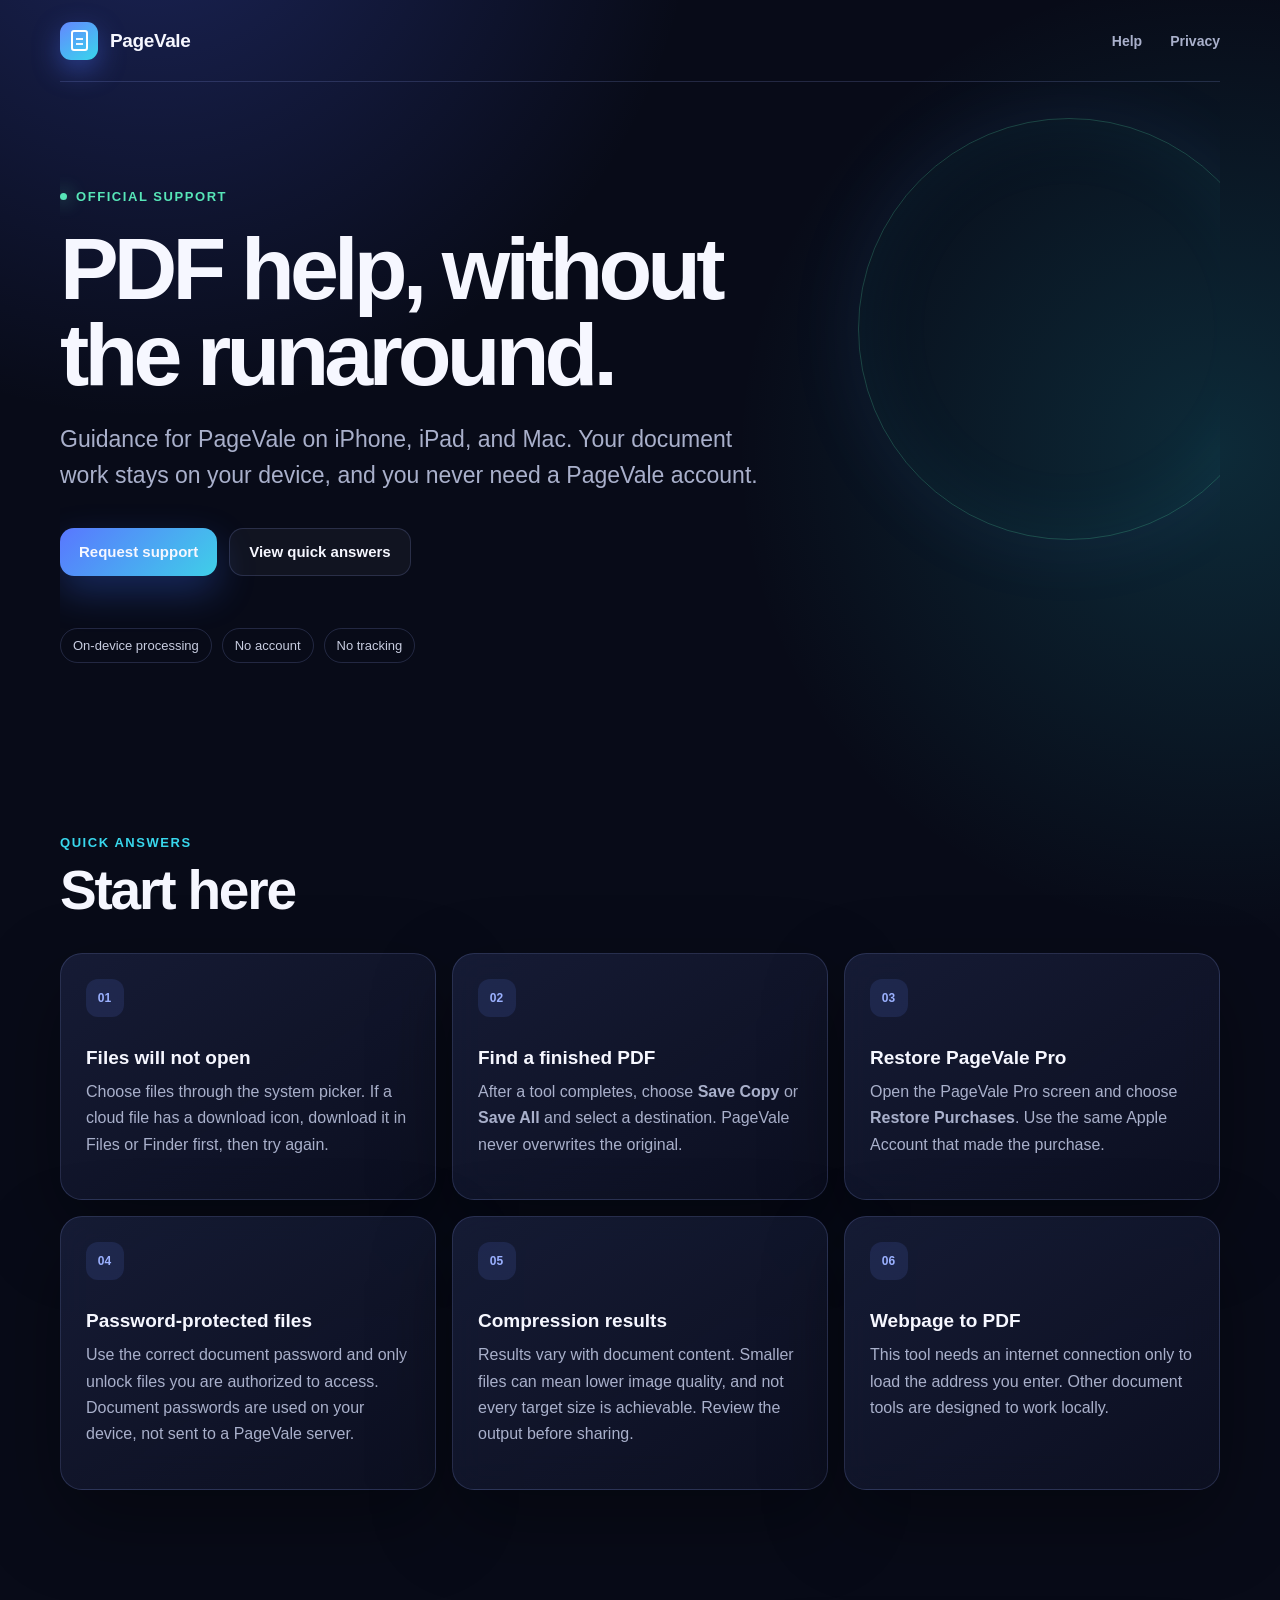
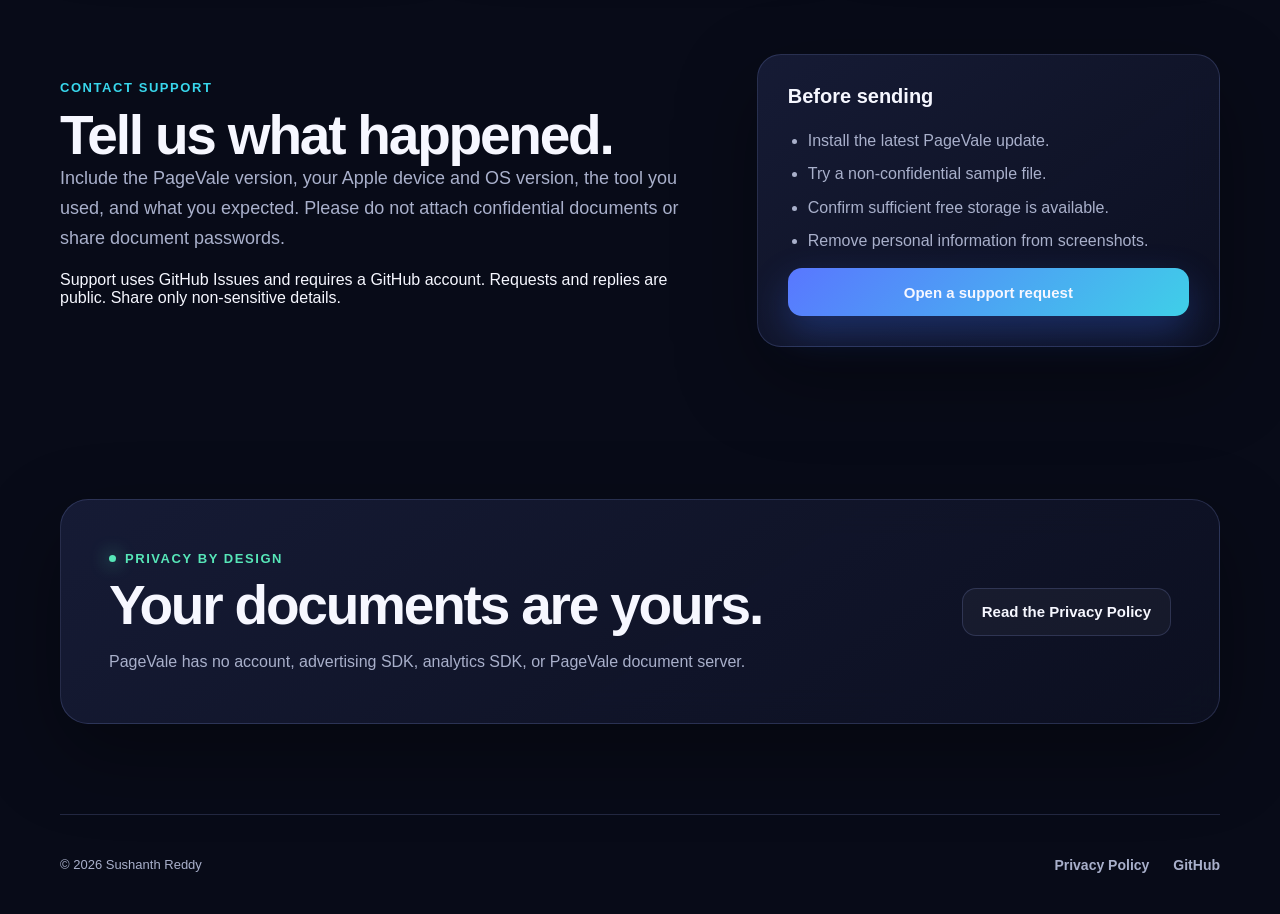
<file: index.html>
<!doctype html>
<html lang="en">
<head>
  <meta charset="utf-8">
  <meta name="viewport" content="width=device-width, initial-scale=1">
  <meta name="description" content="Official support for PageVale, the private PDF toolkit for iPhone, iPad, and Mac.">
  <meta name="theme-color" content="#080b18">
  <title>PageVale Support</title>
  <link rel="stylesheet" href="styles.css">
</head>
<body>
  <a class="skip-link" href="#main">Skip to content</a>
  <header class="site-header">
    <a class="brand" href="./" aria-label="PageVale support home">
      <span class="brand-mark" aria-hidden="true"><span></span></span>
      <span>PageVale</span>
    </a>
    <nav aria-label="Support navigation">
      <a href="#help">Help</a>
      <a href="privacy.html">Privacy</a>
    </nav>
  </header>

  <main id="main">
    <section class="hero">
      <div class="eyebrow"><span></span> Official support</div>
      <h1>PDF help, without the runaround.</h1>
      <p>Guidance for PageVale on iPhone, iPad, and Mac. Your document work stays on your device, and you never need a PageVale account.</p>
      <div class="hero-actions">
        <a class="button primary" href="https://github.com/sushanth21042004/pagevale-support/issues/new">Request support</a>
        <a class="button secondary" href="#quick-answers">View quick answers</a>
      </div>
      <div class="trust-row" aria-label="PageVale principles">
        <span>On-device processing</span>
        <span>No account</span>
        <span>No tracking</span>
      </div>
    </section>

    <section class="section" id="quick-answers">
      <div class="section-heading">
        <span>Quick answers</span>
        <h2>Start here</h2>
      </div>
      <div class="card-grid">
        <article class="card">
          <div class="card-icon">01</div>
          <h3>Files will not open</h3>
          <p>Choose files through the system picker. If a cloud file has a download icon, download it in Files or Finder first, then try again.</p>
        </article>
        <article class="card">
          <div class="card-icon">02</div>
          <h3>Find a finished PDF</h3>
          <p>After a tool completes, choose <strong>Save Copy</strong> or <strong>Save All</strong> and select a destination. PageVale never overwrites the original.</p>
        </article>
        <article class="card">
          <div class="card-icon">03</div>
          <h3>Restore PageVale Pro</h3>
          <p>Open the PageVale Pro screen and choose <strong>Restore Purchases</strong>. Use the same Apple Account that made the purchase.</p>
        </article>
        <article class="card">
          <div class="card-icon">04</div>
          <h3>Password-protected files</h3>
          <p>Use the correct document password and only unlock files you are authorized to access. Document passwords are used on your device, not sent to a PageVale server.</p>
        </article>
        <article class="card">
          <div class="card-icon">05</div>
          <h3>Compression results</h3>
          <p>Results vary with document content. Smaller files can mean lower image quality, and not every target size is achievable. Review the output before sharing.</p>
        </article>
        <article class="card">
          <div class="card-icon">06</div>
          <h3>Webpage to PDF</h3>
          <p>This tool needs an internet connection only to load the address you enter. Other document tools are designed to work locally.</p>
        </article>
      </div>
    </section>

    <section class="section split" id="help">
      <div>
        <div class="section-heading">
          <span>Contact support</span>
          <h2>Tell us what happened.</h2>
        </div>
        <p class="lead">Include the PageVale version, your Apple device and OS version, the tool you used, and what you expected. Please do not attach confidential documents or share document passwords.</p>
        <p>Support uses GitHub Issues and requires a GitHub account. Requests and replies are public. Share only non-sensitive details.</p>
      </div>
      <div class="support-panel">
        <h3>Before sending</h3>
        <ul>
          <li>Install the latest PageVale update.</li>
          <li>Try a non-confidential sample file.</li>
          <li>Confirm sufficient free storage is available.</li>
          <li>Remove personal information from screenshots.</li>
        </ul>
        <a class="button primary full" href="https://github.com/sushanth21042004/pagevale-support/issues/new">Open a support request</a>
      </div>
    </section>

    <section class="privacy-callout">
      <div>
        <span class="eyebrow"><span></span> Privacy by design</span>
        <h2>Your documents are yours.</h2>
        <p>PageVale has no account, advertising SDK, analytics SDK, or PageVale document server.</p>
      </div>
      <a class="button secondary" href="privacy.html">Read the Privacy Policy</a>
    </section>
  </main>

  <footer>
    <span>© 2026 Sushanth Reddy</span>
    <div>
      <a href="privacy.html">Privacy Policy</a>
      <a href="https://github.com/sushanth21042004/pagevale-support">GitHub</a>
    </div>
  </footer>
</body>
</html>
</file>
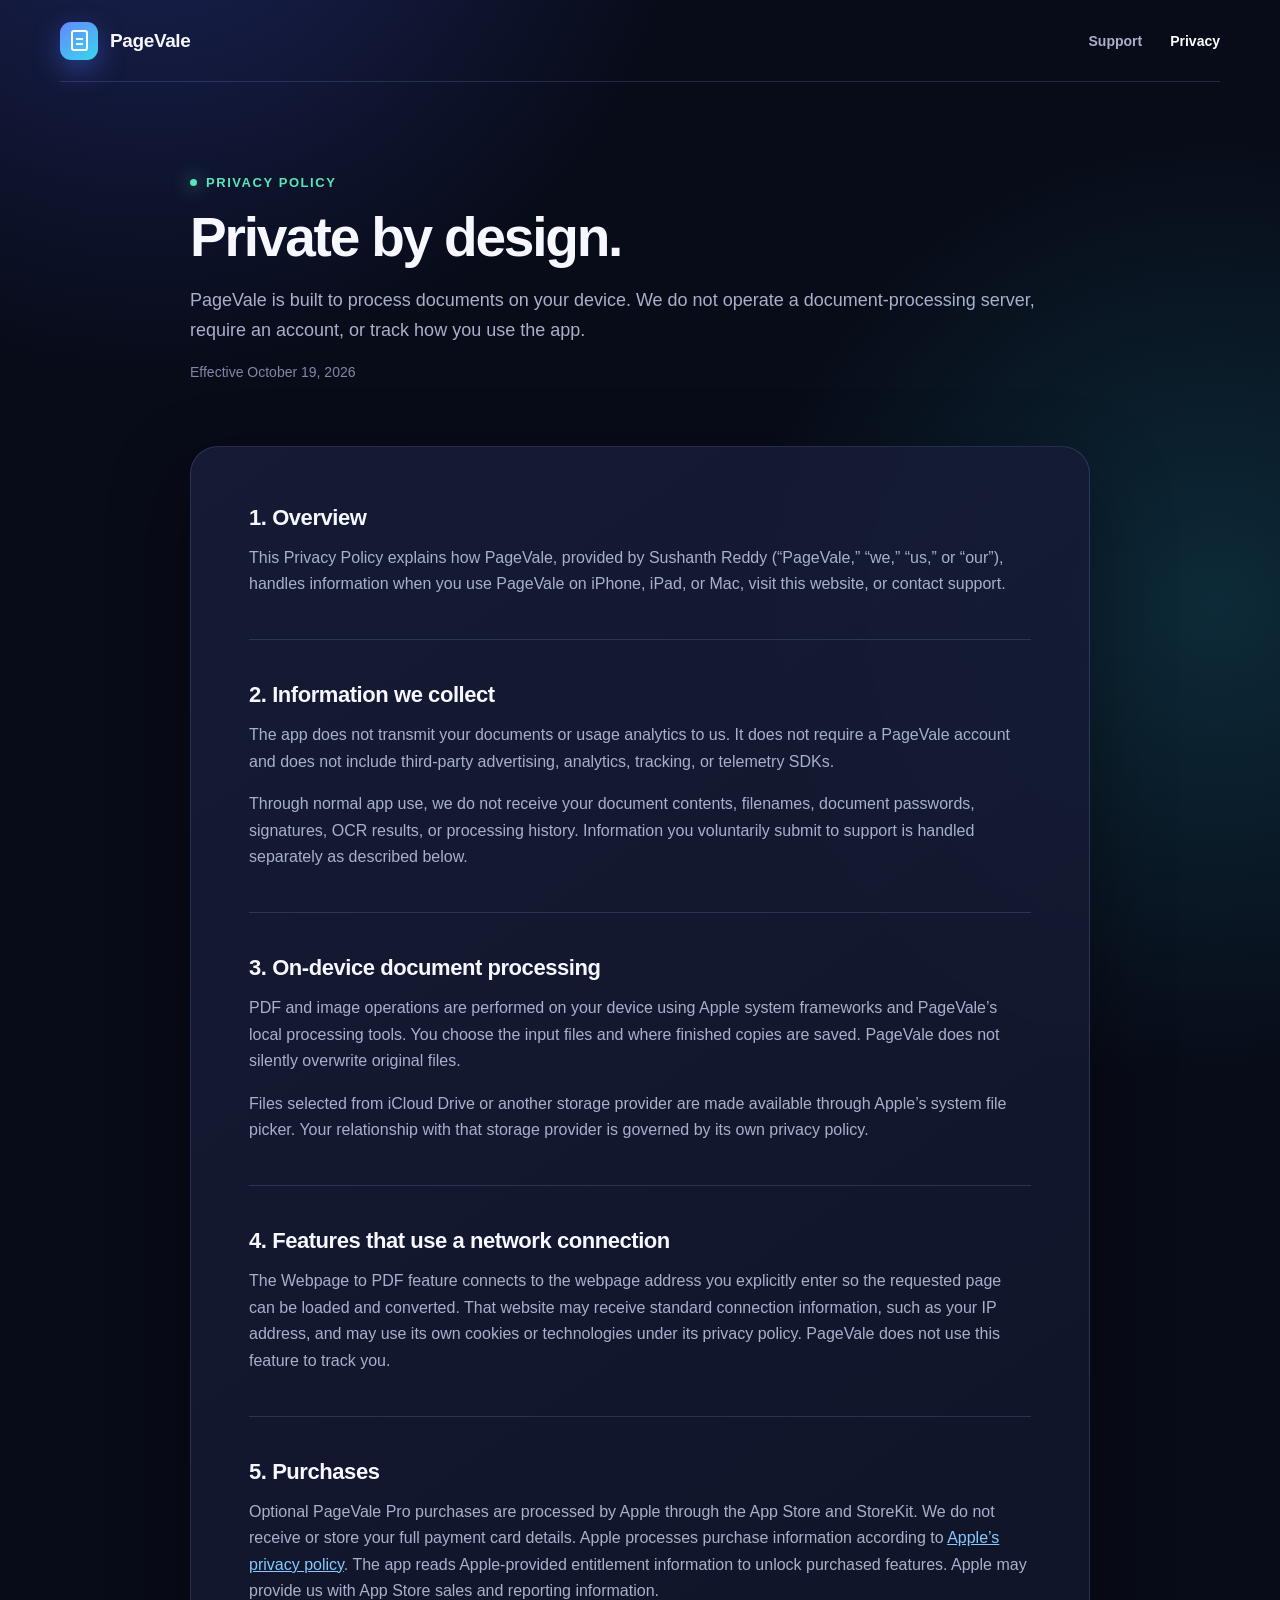
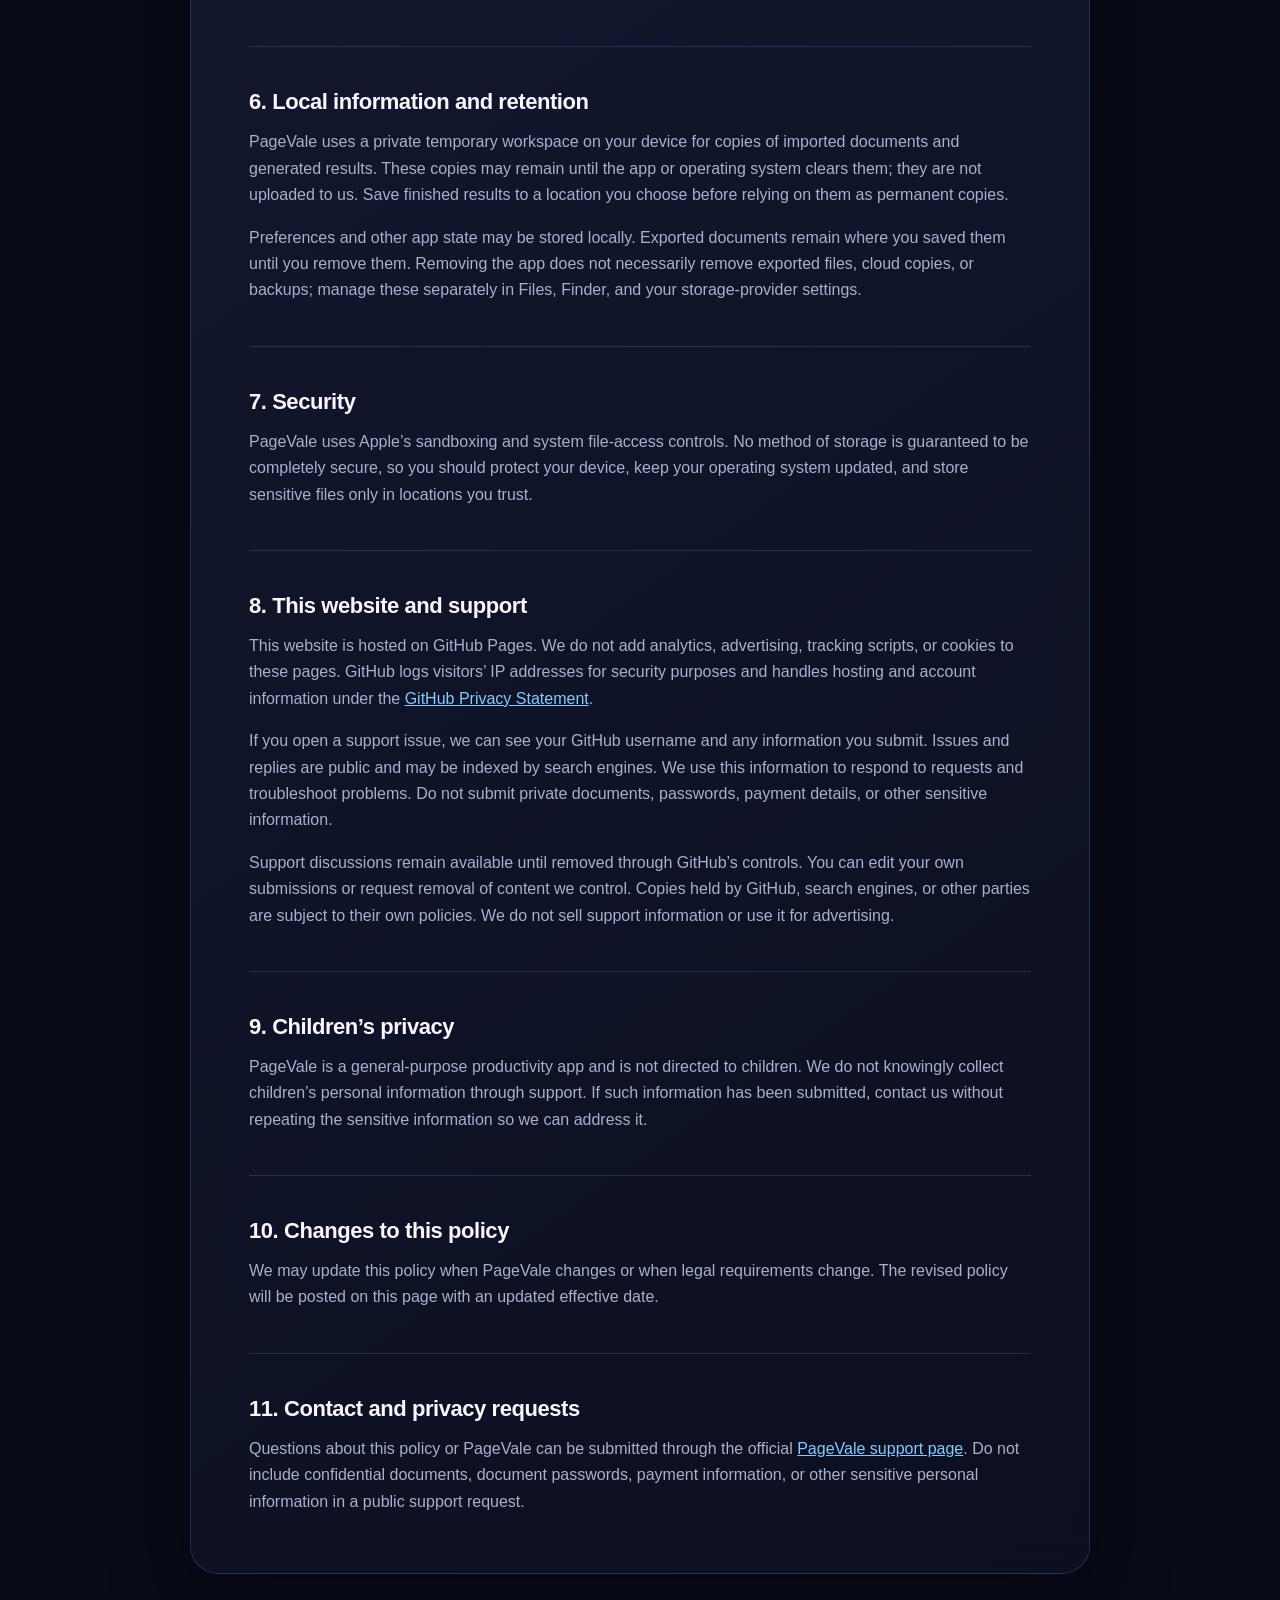
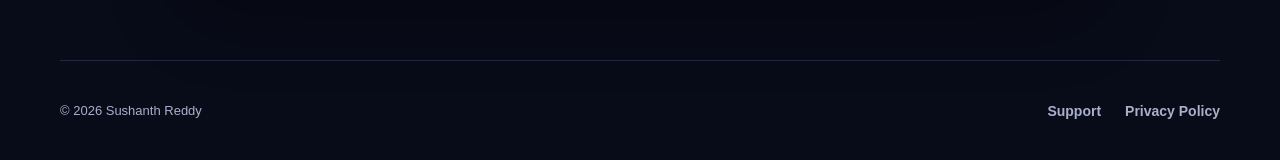
<file: privacy.html>
<!doctype html>
<html lang="en">
<head>
  <meta charset="utf-8">
  <meta name="viewport" content="width=device-width, initial-scale=1">
  <meta name="description" content="Privacy Policy for PageVale on iPhone, iPad, and Mac.">
  <meta name="theme-color" content="#080b18">
  <title>Privacy Policy — PageVale</title>
  <link rel="stylesheet" href="styles.css">
</head>
<body>
  <a class="skip-link" href="#main">Skip to content</a>
  <header class="site-header">
    <a class="brand" href="./" aria-label="PageVale support home">
      <span class="brand-mark" aria-hidden="true"><span></span></span>
      <span>PageVale</span>
    </a>
    <nav aria-label="Support navigation">
      <a href="./">Support</a>
      <a href="privacy.html" aria-current="page">Privacy</a>
    </nav>
  </header>

  <main class="policy-wrap" id="main">
    <section class="policy-hero">
      <div class="eyebrow"><span></span> Privacy Policy</div>
      <h1>Private by design.</h1>
      <p class="lead">PageVale is built to process documents on your device. We do not operate a document-processing server, require an account, or track how you use the app.</p>
      <p class="effective">Effective October 19, 2026</p>
    </section>

    <article class="policy">
      <section>
        <h2>1. Overview</h2>
        <p>This Privacy Policy explains how PageVale, provided by Sushanth Reddy (“PageVale,” “we,” “us,” or “our”), handles information when you use PageVale on iPhone, iPad, or Mac, visit this website, or contact support.</p>
      </section>

      <section>
        <h2>2. Information we collect</h2>
        <p>The app does not transmit your documents or usage analytics to us. It does not require a PageVale account and does not include third-party advertising, analytics, tracking, or telemetry SDKs.</p>
        <p>Through normal app use, we do not receive your document contents, filenames, document passwords, signatures, OCR results, or processing history. Information you voluntarily submit to support is handled separately as described below.</p>
      </section>

      <section>
        <h2>3. On-device document processing</h2>
        <p>PDF and image operations are performed on your device using Apple system frameworks and PageVale’s local processing tools. You choose the input files and where finished copies are saved. PageVale does not silently overwrite original files.</p>
        <p>Files selected from iCloud Drive or another storage provider are made available through Apple’s system file picker. Your relationship with that storage provider is governed by its own privacy policy.</p>
      </section>

      <section>
        <h2>4. Features that use a network connection</h2>
        <p>The Webpage to PDF feature connects to the webpage address you explicitly enter so the requested page can be loaded and converted. That website may receive standard connection information, such as your IP address, and may use its own cookies or technologies under its privacy policy. PageVale does not use this feature to track you.</p>
      </section>

      <section>
        <h2>5. Purchases</h2>
        <p>Optional PageVale Pro purchases are processed by Apple through the App Store and StoreKit. We do not receive or store your full payment card details. Apple processes purchase information according to <a href="https://www.apple.com/legal/privacy/">Apple’s privacy policy</a>. The app reads Apple-provided entitlement information to unlock purchased features. Apple may provide us with App Store sales and reporting information.</p>
      </section>

      <section>
        <h2>6. Local information and retention</h2>
        <p>PageVale uses a private temporary workspace on your device for copies of imported documents and generated results. These copies may remain until the app or operating system clears them; they are not uploaded to us. Save finished results to a location you choose before relying on them as permanent copies.</p>
        <p>Preferences and other app state may be stored locally. Exported documents remain where you saved them until you remove them. Removing the app does not necessarily remove exported files, cloud copies, or backups; manage these separately in Files, Finder, and your storage-provider settings.</p>
      </section>

      <section>
        <h2>7. Security</h2>
        <p>PageVale uses Apple’s sandboxing and system file-access controls. No method of storage is guaranteed to be completely secure, so you should protect your device, keep your operating system updated, and store sensitive files only in locations you trust.</p>
      </section>

      <section>
        <h2>8. This website and support</h2>
        <p>This website is hosted on GitHub Pages. We do not add analytics, advertising, tracking scripts, or cookies to these pages. GitHub logs visitors’ IP addresses for security purposes and handles hosting and account information under the <a href="https://docs.github.com/en/site-policy/privacy-policies/github-general-privacy-statement">GitHub Privacy Statement</a>.</p>
        <p>If you open a support issue, we can see your GitHub username and any information you submit. Issues and replies are public and may be indexed by search engines. We use this information to respond to requests and troubleshoot problems. Do not submit private documents, passwords, payment details, or other sensitive information.</p>
        <p>Support discussions remain available until removed through GitHub’s controls. You can edit your own submissions or request removal of content we control. Copies held by GitHub, search engines, or other parties are subject to their own policies. We do not sell support information or use it for advertising.</p>
      </section>

      <section>
        <h2>9. Children’s privacy</h2>
        <p>PageVale is a general-purpose productivity app and is not directed to children. We do not knowingly collect children’s personal information through support. If such information has been submitted, contact us without repeating the sensitive information so we can address it.</p>
      </section>

      <section>
        <h2>10. Changes to this policy</h2>
        <p>We may update this policy when PageVale changes or when legal requirements change. The revised policy will be posted on this page with an updated effective date.</p>
      </section>

      <section>
        <h2>11. Contact and privacy requests</h2>
        <p>Questions about this policy or PageVale can be submitted through the official <a href="https://github.com/sushanth21042004/pagevale-support/issues/new">PageVale support page</a>. Do not include confidential documents, document passwords, payment information, or other sensitive personal information in a public support request.</p>
      </section>
    </article>
  </main>

  <footer>
    <span>© 2026 Sushanth Reddy</span>
    <div>
      <a href="./">Support</a>
      <a href="privacy.html">Privacy Policy</a>
    </div>
  </footer>
</body>
</html>
</file>
<file: styles.css>
:root {
  color-scheme: dark;
  --bg: #080b18;
  --surface: rgba(19, 24, 46, 0.72);
  --surface-strong: #151a32;
  --line: rgba(155, 171, 255, 0.18);
  --text: #f6f7ff;
  --muted: #a9b0cb;
  --blue: #6487ff;
  --cyan: #38d7ec;
  --mint: #57e6b8;
  --shadow: 0 30px 80px rgba(0, 0, 0, 0.35);
}

* { box-sizing: border-box; }

html { scroll-behavior: smooth; }

body {
  margin: 0;
  min-height: 100vh;
  font-family: -apple-system, BlinkMacSystemFont, "SF Pro Display", "Segoe UI", sans-serif;
  color: var(--text);
  background:
    radial-gradient(circle at 12% -5%, rgba(77, 102, 255, 0.28), transparent 34rem),
    radial-gradient(circle at 95% 18%, rgba(39, 206, 224, 0.16), transparent 30rem),
    var(--bg);
}

a { color: inherit; }

a:focus-visible { outline: 3px solid var(--cyan); outline-offset: 5px; }
.skip-link { position: absolute; left: 20px; top: -100px; z-index: 10; padding: 12px 18px; background: var(--surface-strong); }
.skip-link:focus { top: 12px; }
@media (prefers-reduced-motion: reduce) { html { scroll-behavior: auto; } }

.site-header,
main,
footer {
  width: min(1160px, calc(100% - 40px));
  margin-inline: auto;
}

.site-header {
  min-height: 82px;
  display: flex;
  align-items: center;
  justify-content: space-between;
  border-bottom: 1px solid var(--line);
}

.brand {
  display: inline-flex;
  align-items: center;
  gap: 12px;
  font-size: 19px;
  font-weight: 760;
  text-decoration: none;
  letter-spacing: -0.02em;
}

.brand-mark {
  width: 38px;
  height: 38px;
  display: grid;
  place-items: center;
  border-radius: 11px;
  background: linear-gradient(145deg, var(--blue), var(--cyan));
  box-shadow: 0 10px 28px rgba(76, 114, 255, 0.42);
}

.brand-mark span {
  width: 17px;
  height: 21px;
  border: 2px solid white;
  border-radius: 3px;
  position: relative;
}

.brand-mark span::after {
  content: "";
  position: absolute;
  left: 3px;
  right: 3px;
  top: 6px;
  height: 2px;
  background: white;
  box-shadow: 0 5px 0 white;
  opacity: 0.9;
}

nav { display: flex; gap: 28px; }

nav a,
footer a {
  color: var(--muted);
  text-decoration: none;
  font-size: 14px;
  font-weight: 650;
}

nav a:hover,
nav a[aria-current="page"],
footer a:hover { color: white; }

.hero {
  padding: 104px 0 88px;
  position: relative;
  overflow: hidden;
}

.hero::after {
  content: "";
  position: absolute;
  width: 420px;
  height: 420px;
  right: -60px;
  top: 36px;
  border-radius: 50%;
  border: 1px solid rgba(87, 230, 184, 0.24);
  box-shadow: inset 0 0 80px rgba(56, 215, 236, 0.07), 0 0 80px rgba(100, 135, 255, 0.08);
  pointer-events: none;
}

.eyebrow {
  display: inline-flex;
  align-items: center;
  gap: 9px;
  color: var(--mint);
  font-size: 13px;
  font-weight: 760;
  letter-spacing: 0.12em;
  text-transform: uppercase;
}

.eyebrow > span {
  width: 7px;
  height: 7px;
  border-radius: 50%;
  background: var(--mint);
  box-shadow: 0 0 18px var(--mint);
}

h1,
h2,
h3,
p { margin-top: 0; }

h1 {
  max-width: 790px;
  margin: 22px 0 24px;
  font-size: clamp(48px, 8vw, 88px);
  line-height: 0.98;
  letter-spacing: -0.055em;
}

.hero > p {
  max-width: 710px;
  color: var(--muted);
  font-size: clamp(18px, 2.2vw, 23px);
  line-height: 1.55;
}

.hero-actions {
  display: flex;
  flex-wrap: wrap;
  gap: 12px;
  margin-top: 34px;
}

.button {
  display: inline-flex;
  justify-content: center;
  align-items: center;
  min-height: 48px;
  padding: 0 19px;
  border-radius: 14px;
  text-decoration: none;
  font-size: 15px;
  font-weight: 740;
  transition: transform 160ms ease, border-color 160ms ease, background 160ms ease;
}

.button:hover { transform: translateY(-2px); }

.button.primary {
  background: linear-gradient(135deg, #5977ff, #3fcfe8);
  box-shadow: 0 16px 38px rgba(58, 112, 255, 0.3);
}

.button.secondary {
  border: 1px solid var(--line);
  background: rgba(255, 255, 255, 0.04);
}

.button.secondary:hover { border-color: rgba(155, 171, 255, 0.42); }
.button.full { width: 100%; margin-top: 14px; }

.trust-row {
  display: flex;
  flex-wrap: wrap;
  gap: 10px;
  margin-top: 52px;
}

.trust-row span {
  padding: 9px 12px;
  border: 1px solid var(--line);
  border-radius: 999px;
  color: #c8cde0;
  font-size: 13px;
}

.section { padding: 82px 0; }
.section-heading > span { color: var(--cyan); font-size: 13px; font-weight: 740; text-transform: uppercase; letter-spacing: 0.12em; }
.section-heading h2,
.privacy-callout h2,
.policy-hero h1 {
  margin: 10px 0 0;
  font-size: clamp(34px, 5vw, 55px);
  line-height: 1.06;
  letter-spacing: -0.04em;
}

.card-grid {
  display: grid;
  grid-template-columns: repeat(3, 1fr);
  gap: 16px;
  margin-top: 34px;
}

.card,
.support-panel,
.privacy-callout,
.policy {
  border: 1px solid var(--line);
  background: linear-gradient(145deg, rgba(24, 30, 58, 0.86), rgba(13, 17, 34, 0.82));
  box-shadow: var(--shadow);
  backdrop-filter: blur(18px);
}

.card {
  min-height: 245px;
  padding: 25px;
  border-radius: 22px;
}

.card-icon {
  display: grid;
  place-items: center;
  width: 38px;
  height: 38px;
  margin-bottom: 30px;
  border-radius: 12px;
  background: rgba(100, 135, 255, 0.13);
  color: #9bb1ff;
  font-size: 12px;
  font-weight: 800;
}

.card h3 { margin-bottom: 10px; font-size: 19px; }
.card p,
.lead,
.support-panel li,
.privacy-callout p,
.policy p { color: var(--muted); line-height: 1.65; }

.split {
  display: grid;
  grid-template-columns: 1.15fr 0.85fr;
  gap: 70px;
  align-items: center;
}

.lead { font-size: 18px; }

.support-panel {
  padding: 30px;
  border-radius: 24px;
}

.support-panel h3 { font-size: 20px; }
.support-panel ul { margin: 0; padding-left: 20px; }
.support-panel li + li { margin-top: 7px; }

.privacy-callout {
  margin: 70px 0 90px;
  padding: 48px;
  border-radius: 28px;
  display: flex;
  justify-content: space-between;
  align-items: center;
  gap: 40px;
}

.privacy-callout p { margin: 14px 0 0; }

footer {
  min-height: 100px;
  border-top: 1px solid var(--line);
  display: flex;
  align-items: center;
  justify-content: space-between;
  gap: 24px;
  color: var(--muted);
  font-size: 13px;
}

footer div { display: flex; gap: 24px; }

.policy-wrap { max-width: 900px; }
.policy-hero { padding: 90px 0 52px; }
.policy-hero h1 { margin: 18px 0 20px; }
.effective { color: #7f88a9; font-size: 14px; }

.policy {
  padding: clamp(24px, 5vw, 58px);
  margin-bottom: 86px;
  border-radius: 28px;
}

.policy section + section {
  margin-top: 42px;
  padding-top: 42px;
  border-top: 1px solid var(--line);
}

.policy h2 { margin-bottom: 14px; font-size: 22px; letter-spacing: -0.02em; }
.policy p:last-child { margin-bottom: 0; }
.policy a { color: #85cbff; }

@media (max-width: 840px) {
  .card-grid { grid-template-columns: repeat(2, 1fr); }
  .split { grid-template-columns: 1fr; gap: 34px; }
  .hero::after { opacity: 0.55; right: -260px; }
}

@media (max-width: 600px) {
  .site-header, main, footer { width: min(100% - 28px, 1160px); }
  .site-header { min-height: 70px; }
  nav { gap: 18px; }
  .hero { padding: 78px 0 54px; }
  .card-grid { grid-template-columns: 1fr; }
  .section { padding: 62px 0; }
  .privacy-callout { padding: 30px; flex-direction: column; align-items: flex-start; }
  footer { padding: 24px 0; flex-direction: column; align-items: flex-start; }
}

@media (prefers-reduced-motion: reduce) {
  html { scroll-behavior: auto; }
  .button { transition: none; }
}
</file>
